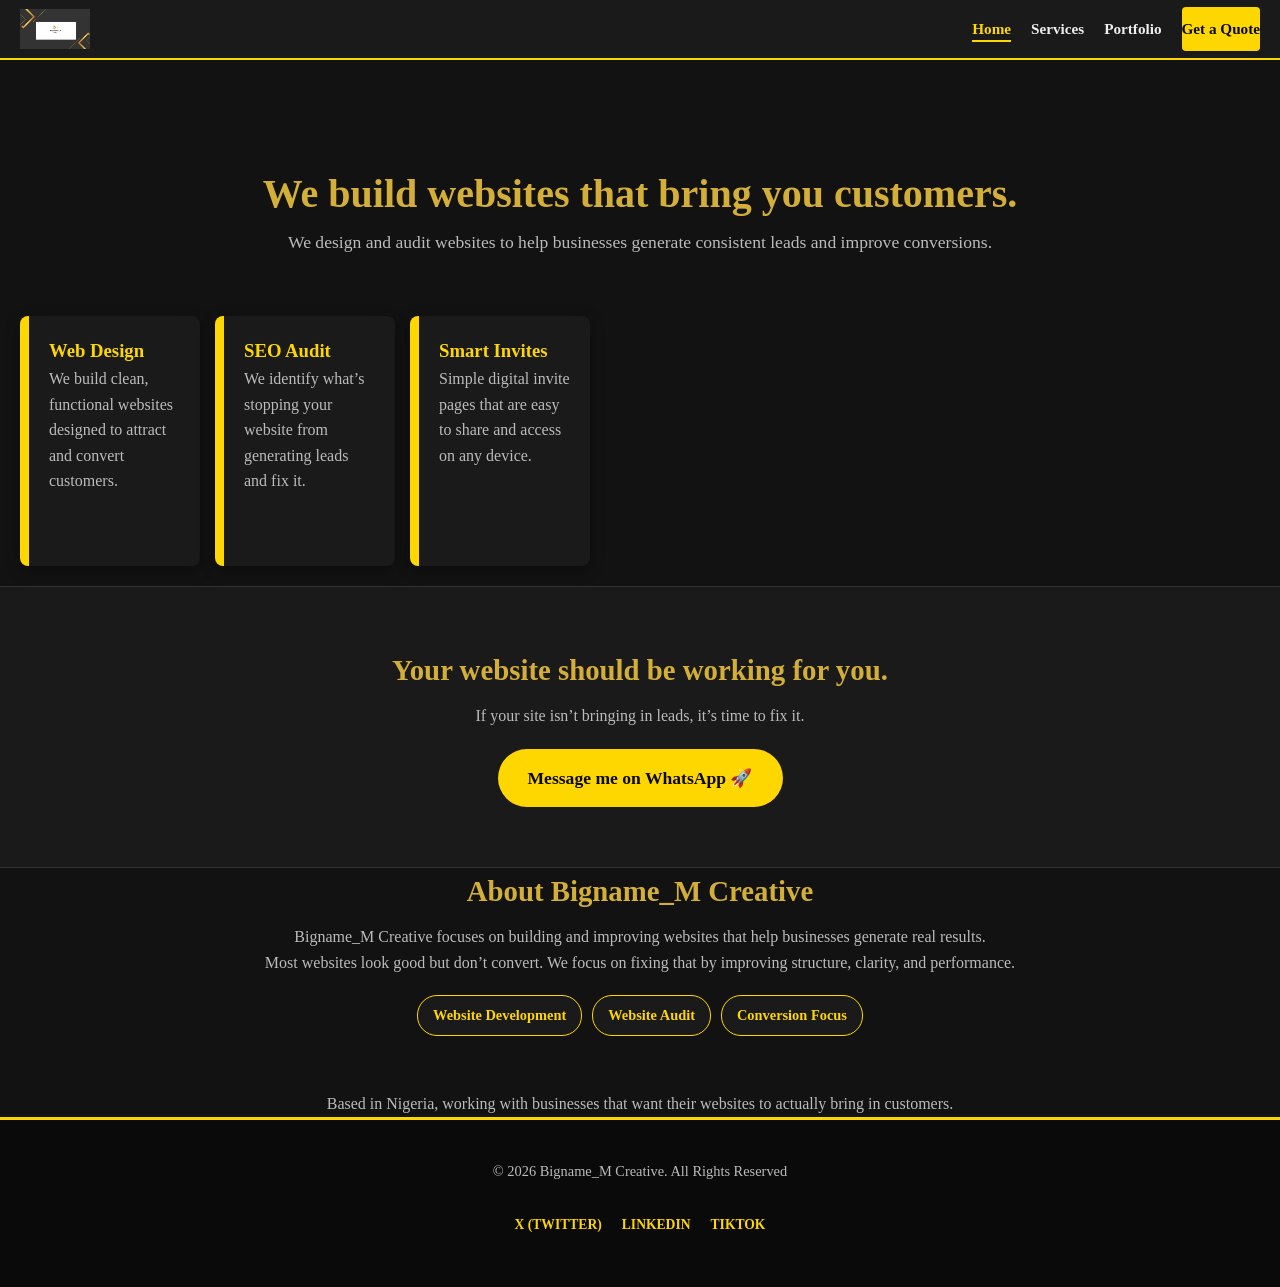
<file: index.html>
<!DOCTYPE html>
<html lang="en">
<head>
  <meta charset="UTF-8">
  <meta name="viewport" content="width=device-width, initial-scale=1.0">
  <title>Bigname_M Creative | Websites That Generate Leads</title>
  <meta name="description" content="We build and audit websites that help businesses generate leads and improve conversions.">
  <link rel="stylesheet" href="Big.css">
  <link rel="icon" type="image/png" href="imageslogo.png">
  <!-- Preload logo for faster render -->
<link rel="preload" href="imageslogo.png" as="image">

<!-- Canonical URL — add correct page URL per file -->
<link rel="canonical" href="https://gstgreatp.github.io/bigname_m.creative/">

  <script type="application/ld+json">
  {
    "@context": "https://schema.org",
    "@type": "ProfessionalService",
    "name": "Bigname_M Creative",
    "url": "https://gstgreatp.github.io/bigname_m.creative/",
    "logo": "https://gstgreatp.github.io/bigname_m.creative/imageslogo.png",
    "description": "We build and audit websites that help businesses generate leads."
    "sameAs": [
      "https://x.com/bigname_m",
      "https://www.tiktok.com/@bignamem2",
      "https://www.linkedin.com/in/osazee-uwubarmen-83956a272"
    ],
    "address": {
      "@type": "PostalAddress",
      "addressCountry": "NG"
    }
  }
  </script>
</head>
<body>

  <!-- ===== NAVIGATION ===== -->
  <nav class="navbar" aria-label="Main Navigation Menu">
    <div class="logo">
      <a href="index.html" aria-label="Go to Home Page">
        <img src="imageslogo.png" alt="Bigname_M Creative Official Logo" width="160" height="40" style="height: 40px; width: auto;">
      </a>
    </div>

    <button class="hamburger" aria-label="Toggle Navigation Menu" aria-expanded="false">
      <span></span>
      <span></span>
      <span></span>
    </button>

    <ul class="nav-links">
      <li><a href="index.html" class="active">Home</a></li>
      <li><a href="Bigservice.html">Services</a></li>
      <li><a href="Bigport.html">Portfolio</a></li>
      <li><a href="Bigcont.html" class="nav-btn">Get a Quote</a></li>
    </ul>
  </nav>

  <!-- ===== HERO ===== -->
  <section class="hero-section">
    <h1>We build websites that bring you customers.</h1>
<p>We design and audit websites to help businesses generate consistent leads and improve conversions.</p>
  </section>

  <!-- ===== SERVICE CARDS ===== -->
  <div class="card-container">
    <div class="card">
      <h3>Web Design</h3>
      <p>We build clean, functional websites designed to attract and convert customers.</p>
    </div>
    <div class="card">
      <h3>SEO Audit</h3>
      <p>We identify what’s stopping your website from generating leads and fix it.</p>
    </div>
    <div class="card">
      <h3>Smart Invites</h3>
      <p>Simple digital invite pages that are easy to share and access on any device.</p>
    </div>
  </div>

  <!-- ===== CTA SECTION ===== -->
  <section class="cta-section">
    <h2>Your website should be working for you.</h2>
<p>If your site isn’t bringing in leads, it’s time to fix it.</p>
    <a href="#" class="whatsapp-btn" aria-label="Chat with Bigname_M on WhatsApp" onclick="handleWhatsApp(event)">
      Message me on WhatsApp 🚀
    </a>
  </section>

  <!-- ===== ABOUT SECTION ===== -->
 <h2>About Bigname_M Creative</h2>

<p>Bigname_M Creative focuses on building and improving websites that help businesses generate real results.</p>

<p>Most websites look good but don’t convert. We focus on fixing that by improving structure, clarity, and performance.</p>

<div class="skills-container">
  <span class="skill-tag">Website Development</span>
  <span class="skill-tag">Website Audit</span>
  <span class="skill-tag">Conversion Focus</span>
</div>

<p>Based in Nigeria, working with businesses that want their websites to actually bring in customers.</p>

  <!-- ===== FOOTER ===== -->
  <footer>
    <p>© 2026 Bigname_M Creative. All Rights Reserved</p>
    <div class="social-links">
      <a href="https://x.com/bigname_m" target="_blank" rel="noopener">X (Twitter)</a>
      <a href="https://www.linkedin.com/in/osazee-uwubarmen-83956a272" target="_blank" rel="noopener">LinkedIn</a>
      <a href="https://www.tiktok.com/@bignamem2" target="_blank" rel="noopener">TikTok</a>
    </div>
  </footer>

  <script>
    // ===== WHATSAPP CTA =====
    function handleWhatsApp(e) {
      e.preventDefault();
      const phone   = "2347025761523";
      const message = "Hello, I’d like to discuss improving my website or building a new one.";
      window.location.href = "https://wa.me/" + phone + "?text=" + encodeURIComponent(message);
    }

    // ===== HAMBURGER MENU =====
    const hamburger = document.querySelector('.hamburger');
    const navLinks  = document.querySelector('.nav-links');

    hamburger.addEventListener('click', () => {
      const isOpen = navLinks.classList.toggle('open');
      hamburger.classList.toggle('active');
      hamburger.setAttribute('aria-expanded', isOpen);
    });

    navLinks.querySelectorAll('a').forEach(link => {
      link.addEventListener('click', () => {
        hamburger.classList.remove('active');
        navLinks.classList.remove('open');
        hamburger.setAttribute('aria-expanded', 'false');
      });
    });
  </script>

</body>
</html>
</file>
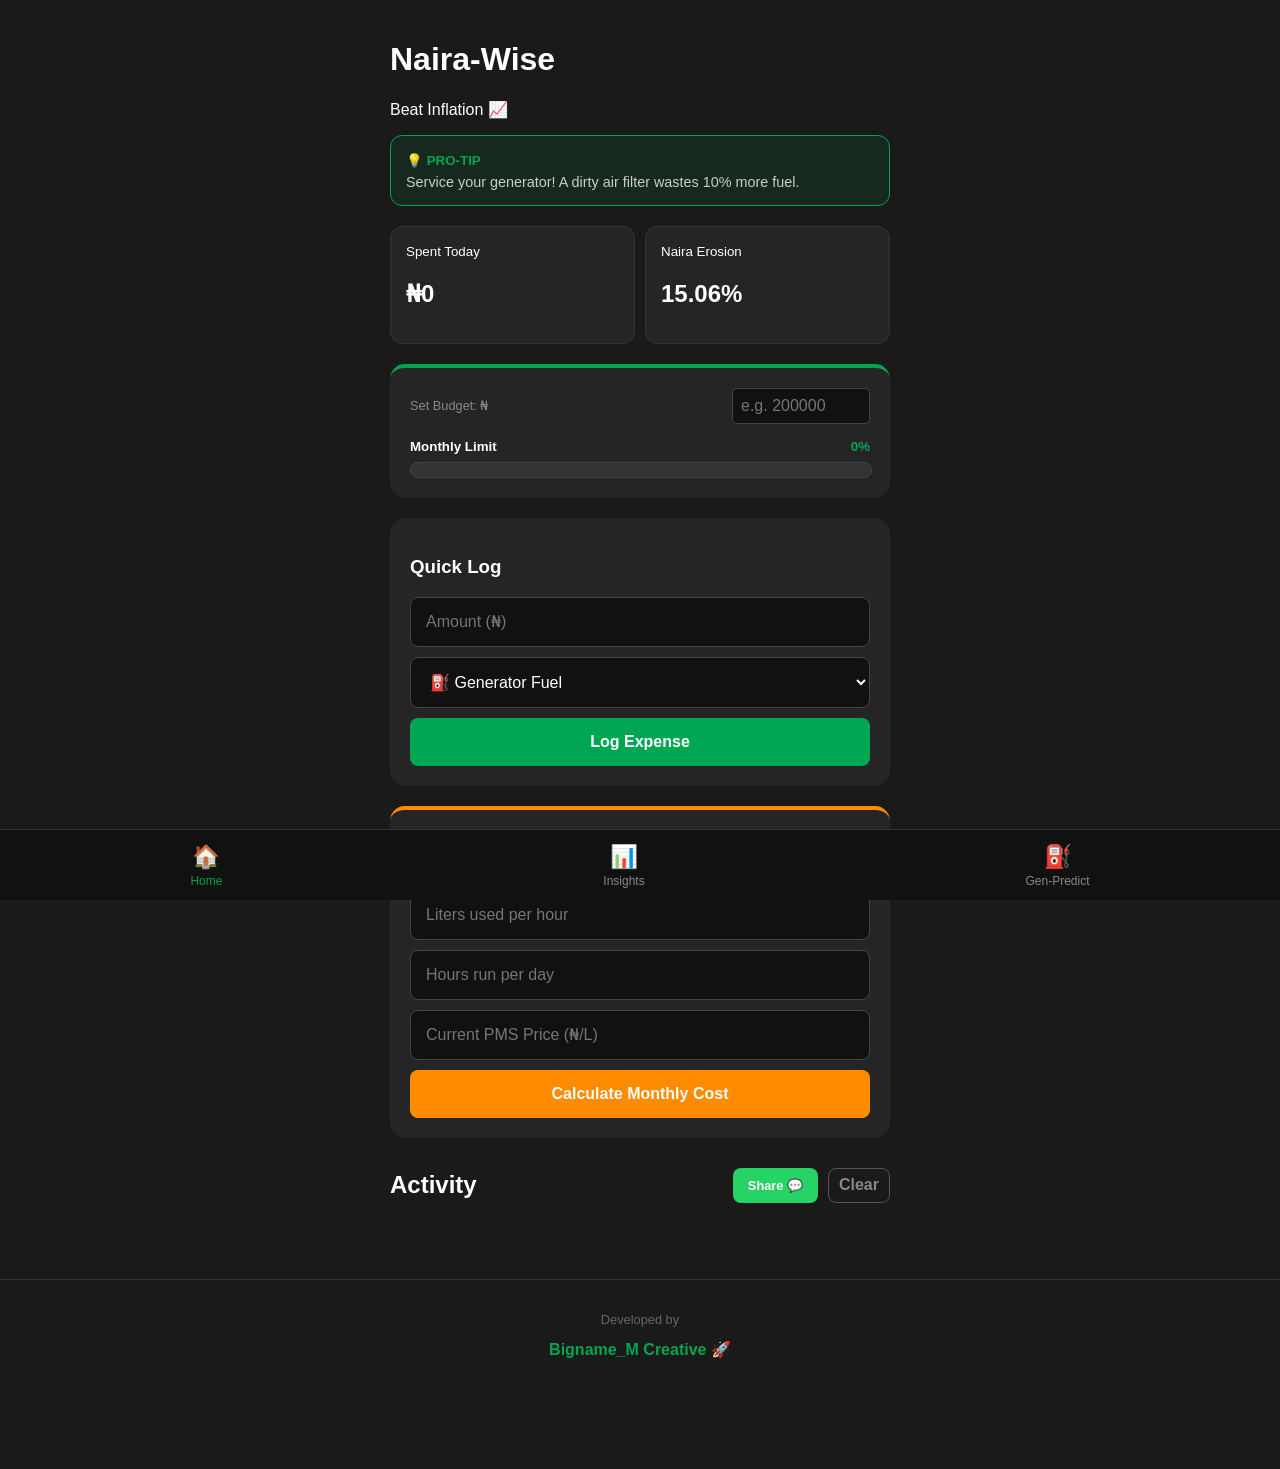
<file: Naira-wise/index.html>
<!DOCTYPE html>
<html lang="en">
<head>
    <meta charset="UTF-8">
    <meta name="viewport" content="width=device-width, initial-scale=1.0">
    <title>Naira-Wise | Anti-Inflation Tracker</title>
    
    <link rel="manifest" href="manifest.json">
    <link rel="apple-touch-icon" href="icon.png">
    <meta name="mobile-web-app-capable" content="yes">
    <meta name="apple-mobile-web-app-status-bar-style" content="black-translucent">
    <meta name="theme-color" content="#00A651">

    <link rel="stylesheet" href="style.css">
</head>
<body>

<main class="app-shell">
    <h1>Naira-Wise</h1>
    <p>Beat Inflation 📈</p>

    <div id="tip-container" style="background: rgba(0, 166, 81, 0.1); border: 1px solid var(--primary-green); padding: 15px; border-radius: 12px; margin-bottom: 20px;">
        <small style="color: var(--primary-green); font-weight: bold; text-transform: uppercase;">💡 Pro-Tip</small>
        <p id="daily-tip" style="margin: 5px 0 0 0; font-size: 0.9rem; color: #ccc;"></p>
    </div>

    <div class="stats-grid">
        <div class="stat-card">
            <small>Spent Today</small>
            <h2 id="today-total">₦0.00</h2>
        </div>
        <div class="stat-card">
            <small>Naira Erosion</small>
            <h2>15.06%</h2>
        </div>
    </div>

    <div class="log-section" style="border-top: 4px solid var(--primary-green); margin-bottom: 20px;">
        <div style="display: flex; justify-content: space-between; align-items: center; margin-bottom: 15px;">
            <span style="font-size: 0.8rem; color: #888;">Set Budget: ₦</span>
            <input type="number" id="budget-limit-input" placeholder="e.g. 200000" 
                   style="width: 120px; padding: 8px; margin: 0; background: #111; border: 1px solid #444; color: white; border-radius: 5px;">
        </div>
        
        <div style="display: flex; justify-content: space-between; margin-bottom: 8px;">
            <small style="font-weight: bold;">Monthly Limit</small>
            <small id="budget-percent" style="font-weight: bold; color: var(--primary-green);">0%</small>
        </div>

        <div style="width: 100%; background: #333; height: 14px; border-radius: 20px; overflow: hidden; border: 1px solid #444;">
            <div id="progress-fill" style="width: 0%; height: 100%; background: var(--primary-green); transition: width 0.6s ease-in-out;"></div>
        </div>
    </div>

    <section class="log-section">
        <h3>Quick Log</h3>
        <div class="input-group">
            <input type="number" id="amount" placeholder="Amount (₦)">
            <select id="category">
                <option value="Generator Fuel">⛽ Generator Fuel</option>
                <option value="Food">🍲 Food & Groceries</option>
                <option value="Data/Airtime">📱 Data & Airtime</option>
                <option value="Transport">🚕 Transport</option>
                <option value="Business Stock">📦 Business Stock</option>
            </select>
            <button id="add-btn">Log Expense</button>
        </div>
    </section>

    <section id="gen-section" class= "log-section" style="border-top: 4px solid #FF8C00;">
        <h3>⛽ Gen-Fuel Predictor</h3>
        <div class="input-group">
            <input type="number" id="gen-liters" placeholder="Liters used per hour" step="0.1">
            <input type="number" id="gen-hours" placeholder="Hours run per day">
            <input type="number" id="fuel-price" placeholder="Current PMS Price (₦/L)">
            <button id="calc-gen-btn" style="background: #FF8C00;">Calculate Monthly Cost</button>
        </div>
        <div id="gen-result"></div>
    </section>

<div style="display: flex; justify-content: space-between; align-items: center; margin-top: 30px; margin-bottom: 10px;">
    <h2 style="margin:0;">Activity</h2>
    <div style="display: flex; gap: 10px;">
        <a id="whatsapp-btn" target="_blank" style="background: #25D366; padding: 10px 15px; border-radius: 8px; color: white; text-decoration: none; display: inline-flex; align-items: center; font-size: 0.8rem; font-weight: bold; border: none; cursor: pointer;">
            Share 💬
        </a>
        <button onclick="clearData()" class="clear-btn" style="margin:0;">Clear</button>
    </div>
</div>

    <ul id="expense-list" style="padding:0; list-style:none;">
    </ul>
</main>

<footer style="text-align: center; margin-top: 40px; padding-bottom: 20px; border-top: 1px solid #333; padding-top: 20px;">
    <p style="font-size: 0.8rem; color: #666;">Developed by</p>
    <a href="#" style="color: var(--primary-green); text-decoration: none; font-weight: bold; font-size: 1rem;">
        Bigname_M Creative 🚀
    </a>
</footer>

<nav class="bottom-nav">
    <a href="#" class="nav-item active"><span>🏠</span>Home</a>
    <a href="javascript:void(0)" onclick="showInsights()" class="nav-item"><span>📊</span>Insights</a>

<a href="javascript:void(0)" onclick="showGenPredict()" class="nav-item"><span>⛽</span>Gen-Predict</a>
</nav>

<div id="insights-modal" style="display:none; position:fixed; top:0; left:0; width:100%; height:100%; background:rgba(0,0,0,0.9); z-index:2000; padding:20px; box-sizing:border-box;">
    <div style="background:#252525; padding:20px; border-radius:20px; border:1px solid var(--primary-green); margin-top:50px;">
        <div style="display:flex; justify-content:space-between; align-items:center;">
            <h2 style="margin:0;">Expense Insights</h2>
            <button onclick="closeInsights()" style="background:none; color:white; border:none; font-size:1.5rem;">×</button>
        </div>
        <hr style="border:0.5px solid #333; margin:15px 0;">
        <div id="insights-content"></div>
        <button onclick="closeInsights()" style="margin-top:20px;">Close</button>
    </div>
</div>

<script src="script.js"></script>
</body>
</html>
</file>
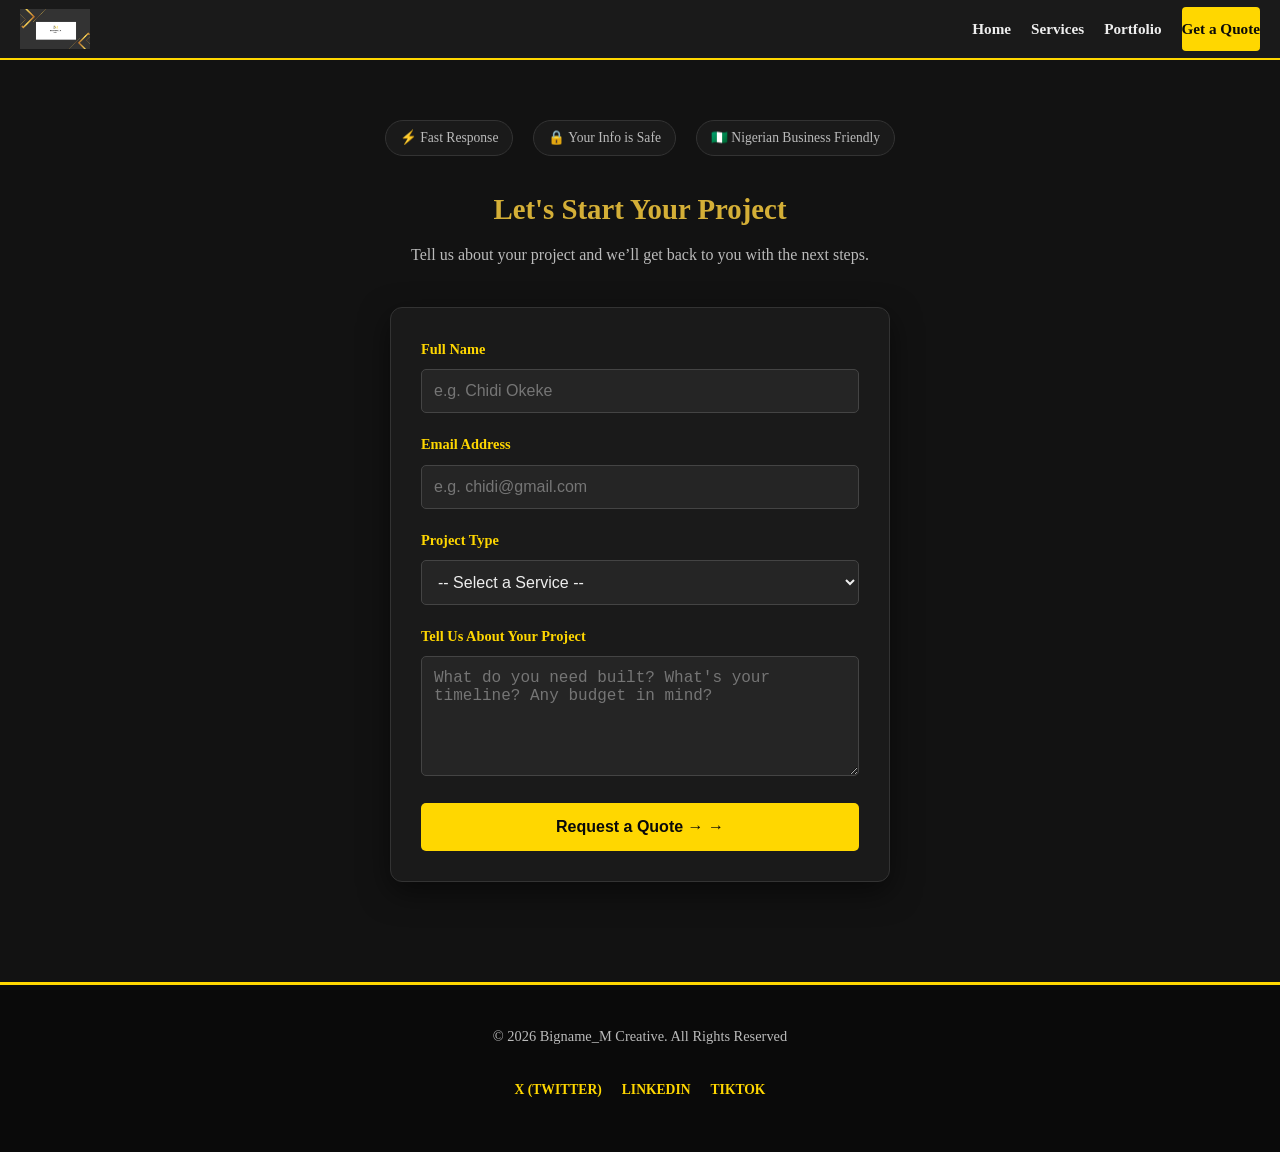
<file: Bigcont.html>
<!DOCTYPE html>
<html lang="en">
<head>
  <meta charset="UTF-8">
  <meta name="viewport" content="width=device-width, initial-scale=1.0">
  <title>Get a Free Quote | Bigname_M Creative</title>
  <meta name="description" content="Tell us about your project and get a custom quote from Bigname_M Creative. Web Design, SEO, and Digital Strategy for Nigerian businesses.">
  <link rel="stylesheet" href="Big.css">
  <link rel="icon" type="image/png" href="imageslogo.png">
  <!-- Preload logo for faster render -->
<link rel="preload" href="imageslogo.png" as="image">

<!-- Canonical URL — add correct page URL per file -->
<link rel="canonical" href="https://gstgreatp.github.io/bigname_m.creative/">
</head>
<body>

  <!-- ===== NAVIGATION ===== -->
  <nav class="navbar" aria-label="Main Navigation Menu">
    <div class="logo">
      <a href="index.html" aria-label="Go to Home Page">
        <img src="imageslogo.png" alt="Bigname_M Creative Official Logo" width="160" height="40" style="height: 40px; width: auto;">
      </a>
    </div>

    <!-- Hamburger button — shown on mobile only -->
    <button class="hamburger" aria-label="Toggle Navigation Menu" aria-expanded="false">
      <span></span>
      <span></span>
      <span></span>
    </button>

    <ul class="nav-links">
      <li><a href="index.html">Home</a></li>
      <li><a href="Bigservice.html">Services</a></li>
      <li><a href="Bigport.html">Portfolio</a></li>
      <li><a href="Bigcont.html" class="active nav-btn">Get a Quote</a></li>
    </ul>
  </nav>

  <!-- ===== CONTACT FORM SECTION ===== -->
  <section class="contact-page">

    <!-- Trust signals — builds confidence before form -->
    <div class="trust-strip">
      <span>⚡ Fast Response</span>
      <span>🔒 Your Info is Safe</span>
      <span>🇳🇬 Nigerian Business Friendly</span>
    </div>

    <h2>Let's Start Your Project</h2>
    <p>Tell us about your project and we’ll get back to you with the next steps.</p>

    <form action="https://formspree.io/f/mjgazerz" method="POST">

      <!-- Honeypot — bot trap, do not remove -->
      <input type="text" name="_gotcha" style="display:none" tabindex="-1" autocomplete="off">

      <div class="form-group">
        <label for="fullname">Full Name</label>
        <input type="text" id="fullname" name="name" placeholder="e.g. Chidi Okeke" required>
      </div>

      <div class="form-group">
        <label for="email">Email Address</label>
        <input type="email" id="email" name="email" placeholder="e.g. chidi@gmail.com" required>
      </div>

      <div class="form-group">
        <label for="project_type">Project Type</label>
        <select id="project_type" name="project_type">
          <option value="" disabled selected>-- Select a Service --</option>
          <option value="Web Design">Web Design</option>
          <option value="SEO Audit">SEO Audit</option>
          <option value="Smart Invites">Smart Invites</option>
          <option value="Other">Other / Not Sure Yet</option>
        </select>
      </div>

      <div class="form-group">
        <label for="message">Tell Us About Your Project</label>
        <textarea id="message" name="message" placeholder="What do you need built? What's your timeline? Any budget in mind?" required></textarea>
      </div>

       <button type="submit" class="submit-btn">Request a Quote → →</button>

    </form>
  </section>

  <!-- ===== FOOTER ===== -->
  <footer>
    <p>© 2026 Bigname_M Creative. All Rights Reserved</p>
    <div class="social-links">
      <a href="https://x.com/bigname_m" target="_blank" rel="noopener">X (Twitter)</a>
      <a href="https://www.linkedin.com/in/osazee-uwubarmen-83956a272" target="_blank" rel="noopener">LinkedIn</a>
      <a href="https://www.tiktok.com/@bignamem2" target="_blank" rel="noopener">TikTok</a>
    </div>
  </footer>

  <!-- ===== HAMBURGER SCRIPT ===== -->
  <script>
    const hamburger = document.querySelector('.hamburger');
    const navLinks  = document.querySelector('.nav-links');

    hamburger.addEventListener('click', () => {
      const isOpen = navLinks.classList.toggle('open');
      hamburger.classList.toggle('active');
      hamburger.setAttribute('aria-expanded', isOpen);
    });

    // Close menu when any nav link is tapped
    navLinks.querySelectorAll('a').forEach(link => {
      link.addEventListener('click', () => {
        hamburger.classList.remove('active');
        navLinks.classList.remove('open');
        hamburger.setAttribute('aria-expanded', 'false');
      });
    });
  </script>

</body>
</html>
</file>
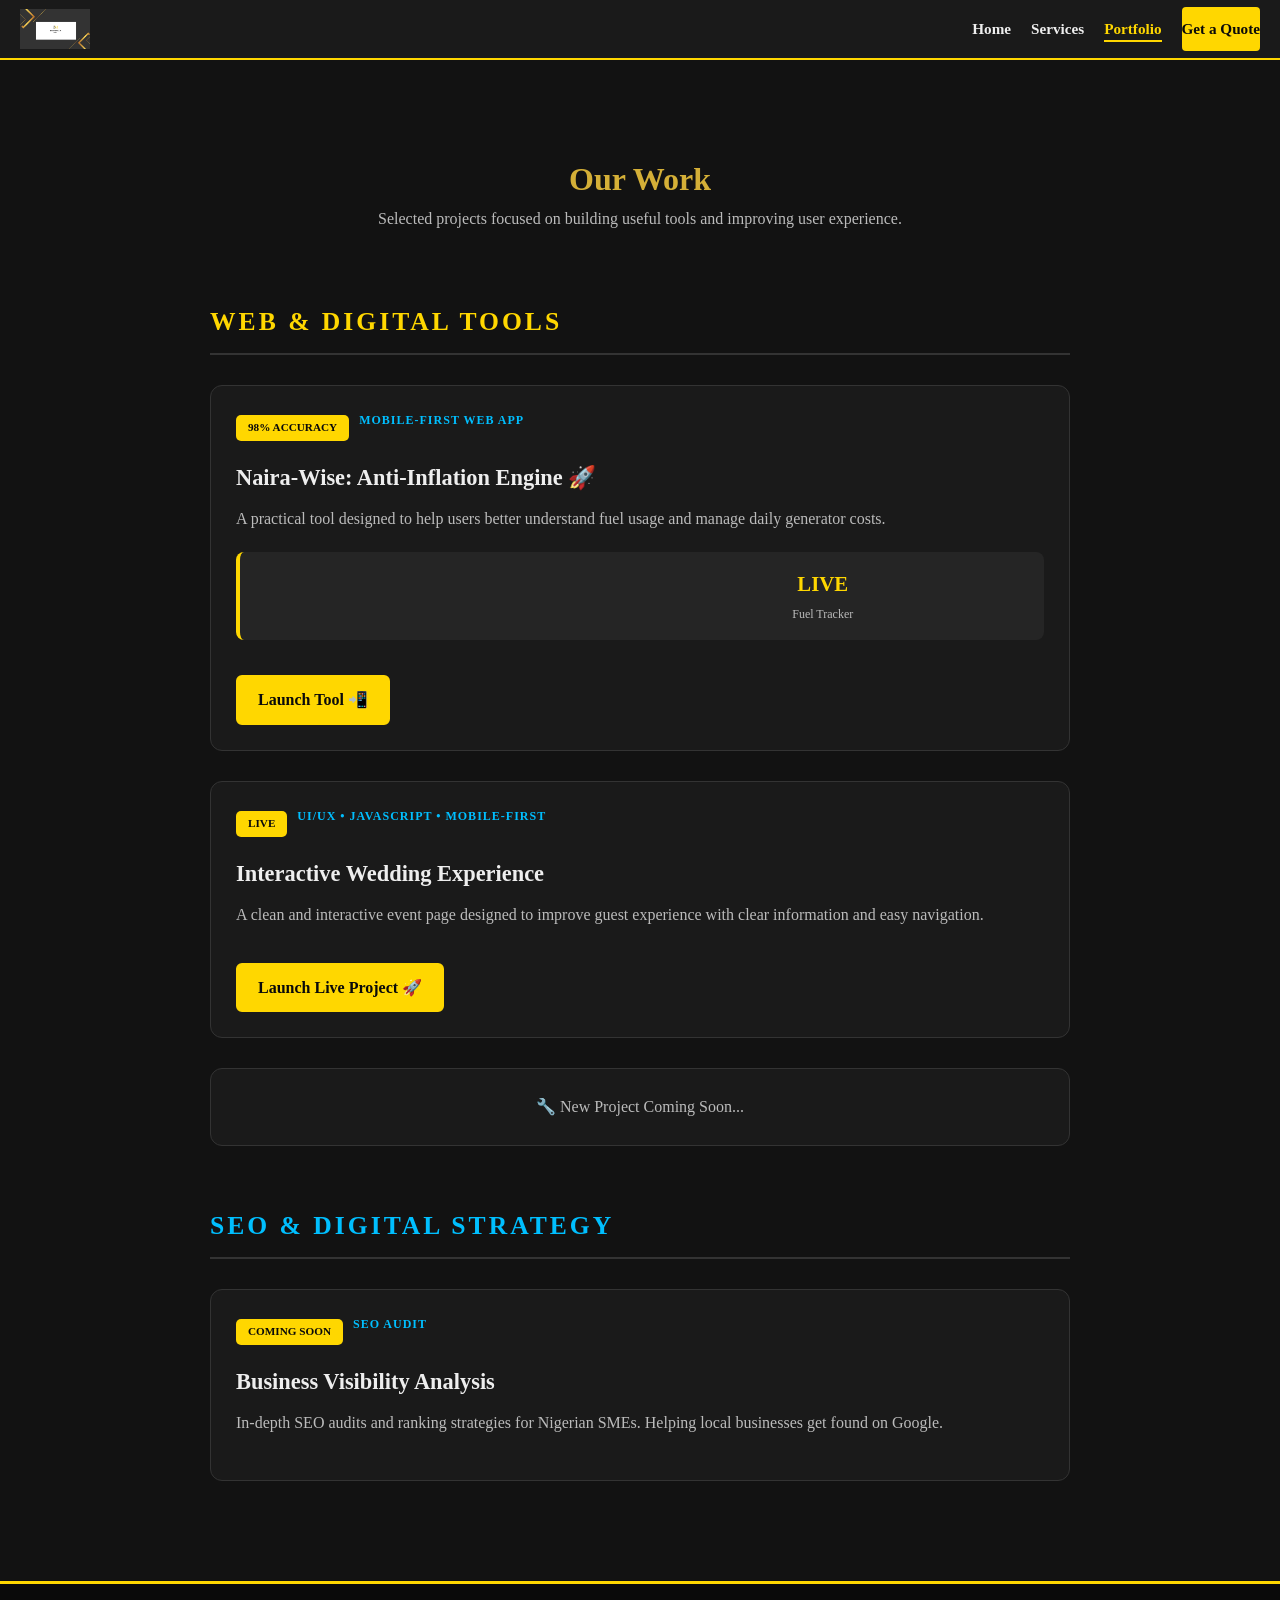
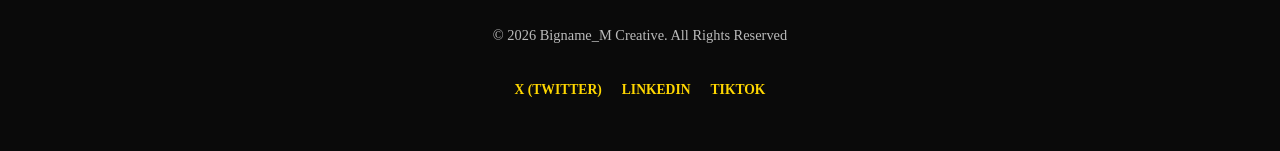
<file: Bigport.html>
<!DOCTYPE html>
<html lang="en">
<head>
  <meta charset="UTF-8">
  <meta name="viewport" content="width=device-width, initial-scale=1.0">
  <title>Portfolio | Bigname_M Creative</title>
  <meta name="description" content="Projects built by Bigname_M Creative — Web Design, Digital Tools, and SEO for the Nigerian market.">
  <link rel="stylesheet" href="Big.css">
  <link rel="icon" type="image/png" href="imageslogo.png">
  <!-- Preload logo for faster render -->
<link rel="preload" href="imageslogo.png" as="image">

<!-- Canonical URL — add correct page URL per file -->
<link rel="canonical" href="https://gstgreatp.github.io/bigname_m.creative/">
</head>
<body>

  <!-- ===== NAVIGATION ===== -->
  <nav class="navbar" aria-label="Main Navigation Menu">
    <div class="logo">
      <a href="index.html" aria-label="Go to Home Page">
        <img src="imageslogo.png" alt="Bigname_M Creative Official Logo" width="160" height="40" style="height: 40px; width: auto;">
      </a>
    </div>

    <!-- Hamburger button — shown on mobile only -->
    <button class="hamburger" aria-label="Toggle Navigation Menu" aria-expanded="false">
      <span></span>
      <span></span>
      <span></span>
    </button>

    <ul class="nav-links">
      <li><a href="index.html">Home</a></li>
      <li><a href="Bigservice.html">Services</a></li>
      <li><a href="Bigport.html" class="active">Portfolio</a></li>
      <li><a href="Bigcont.html" class="nav-btn">Get a Quote</a></li>
    </ul>
  </nav>

  <!-- ===== PAGE HEADER ===== -->
  <section class="page-header">
    <h1>Our Work</h1>
    <p>Selected projects focused on building useful tools and improving user experience.</p>
  </section>

  <!-- ===== PORTFOLIO CONTAINER ===== -->
  <div class="portfolio-container">

    <!-- ---- CATEGORY 1: WEB & DIGITAL TOOLS ---- -->
    <div class="category-block">
      <h2 class="category-title">Web & Digital Tools</h2>

      <!-- PROJECT 1: Naira-Wise -->
      <div class="project-card">
        <div class="project-card-top">
          <span class="status-badge">98% ACCURACY</span>
          <span class="project-tag">Mobile-First Web App</span>
        </div>

        <h3>Naira-Wise: Anti-Inflation Engine 🚀</h3>

         <p class="project-description">
A practical tool designed to help users better understand fuel usage and manage daily generator costs.
</p>

        <div class="impact-metrics">
          <div class="metric">
          </div>
          <div class="metric">
            <span class="metric-value">LIVE</span>
            <span class="metric-label">Fuel Tracker</span>
          </div>
        </div>

        <div class="project-links">
          <a href="naira.html" class="btn-live">Launch Tool 📲</a>
        </div>
      </div>

      <!-- PROJECT 2: Wedding Invite -->
      <div class="project-card">
        <div class="project-card-top">
          <span class="status-badge">LIVE</span>
          <span class="project-tag">UI/UX • JavaScript • Mobile-First</span>
        </div>

        <h3>Interactive Wedding Experience</h3>

        <p class="project-description">
A clean and interactive event page designed to improve guest experience with clear information and easy navigation.
</p>

        <div class="project-links">
          <a href="https://gstgreatp.github.io/abimbola-peter-wedding/" target="_blank" rel="noopener" class="btn-live">
            Launch Live Project 🚀
          </a>
        </div>
      </div>

      <!-- PROJECT 3: Coming Soon -->
      <div class="project-card project-card--empty">
        <p>🔧 New Project Coming Soon...</p>
      </div>

    </div><!-- end .category-block -->

    <!-- ---- CATEGORY 2: SEO & DIGITAL STRATEGY ---- -->
    <div class="category-block">
      <h2 class="category-title">SEO & Digital Strategy</h2>

      <div class="project-card">
        <div class="project-card-top">
          <span class="status-badge">COMING SOON</span>
          <span class="project-tag">SEO Audit</span>
        </div>

        <h3>Business Visibility Analysis</h3>

        <p class="project-description">
          In-depth SEO audits and ranking strategies for Nigerian SMEs.
          Helping local businesses get found on Google.
        </p>
      </div>

    </div><!-- end .category-block -->

  </div><!-- end .portfolio-container -->

  <!-- ===== FOOTER ===== -->
  <footer>
    <p>© 2026 Bigname_M Creative. All Rights Reserved</p>
    <div class="social-links">
      <a href="https://x.com/bigname_m" target="_blank" rel="noopener">X (Twitter)</a>
      <a href="https://www.linkedin.com/in/osazee-uwubarmen-83956a272" target="_blank" rel="noopener">LinkedIn</a>
      <a href="https://www.tiktok.com/@bignamem2" target="_blank" rel="noopener">TikTok</a>
    </div>
  </footer>

  <!-- ===== HAMBURGER SCRIPT ===== -->
  <script>
    const hamburger = document.querySelector('.hamburger');
    const navLinks  = document.querySelector('.nav-links');

    hamburger.addEventListener('click', () => {
      const isOpen = navLinks.classList.toggle('open');
      hamburger.classList.toggle('active');
      hamburger.setAttribute('aria-expanded', isOpen);
    });

    // Close menu when any nav link is tapped
    navLinks.querySelectorAll('a').forEach(link => {
      link.addEventListener('click', () => {
        hamburger.classList.remove('active');
        navLinks.classList.remove('open');
        hamburger.setAttribute('aria-expanded', 'false');
      });
    });
  </script>

</body>
</html>
</file>
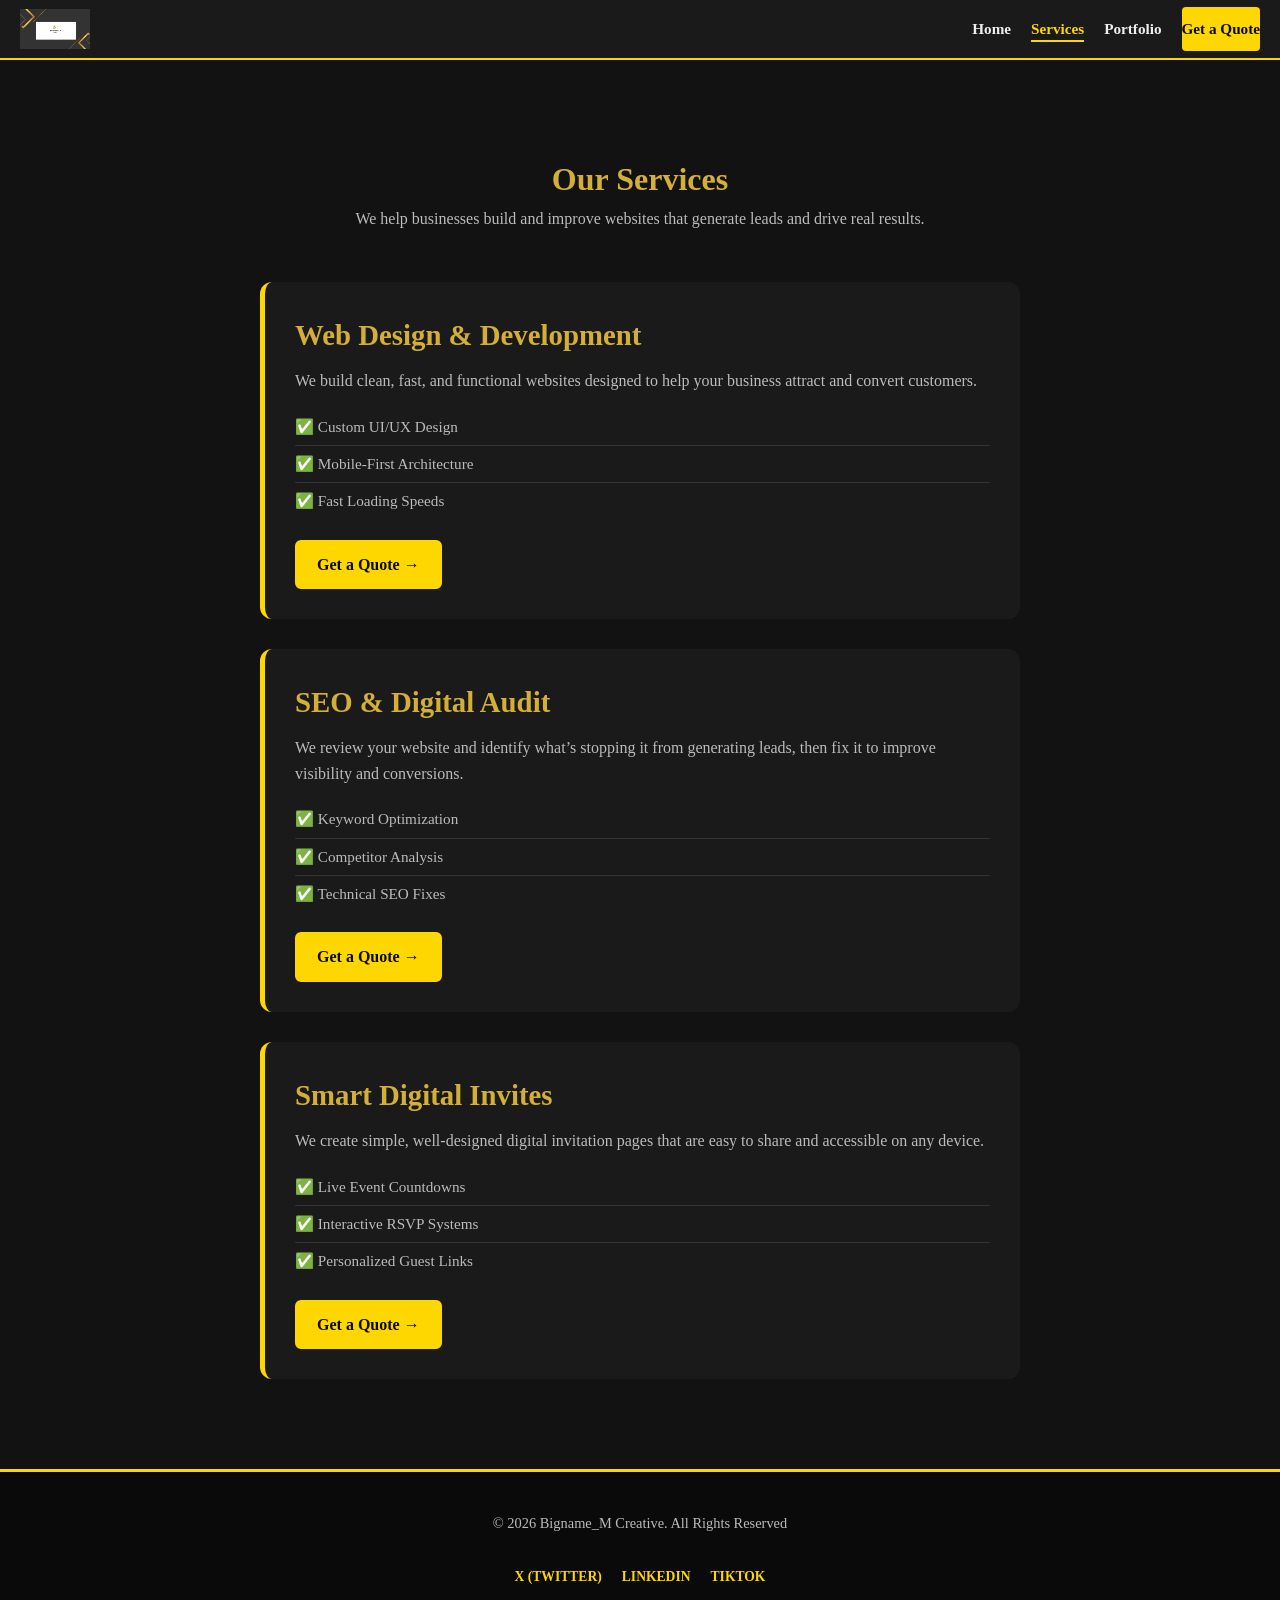
<file: Bigservice.html>
<!DOCTYPE html>
<html lang="en">
<head>
  <meta charset="UTF-8">
  <meta name="viewport" content="width=device-width, initial-scale=1.0">
  <title>Our Services | Bigname_M Creative</title>
  <meta name="description" content="Web Design, SEO Audits, and Smart Digital Invites by Bigname_M Creative — built for Nigerian businesses.">
  <link rel="stylesheet" href="Big.css">
  <link rel="icon" type="image/png" href="imageslogo.png">
  <!-- Preload logo for faster render -->
<link rel="preload" href="imageslogo.png" as="image">

<!-- Canonical URL — add correct page URL per file -->
<link rel="canonical" href="https://gstgreatp.github.io/bigname_m.creative/">
</head>
<body>

  <!-- ===== NAVIGATION ===== -->
  <nav class="navbar" aria-label="Main Navigation Menu">
    <div class="logo">
      <a href="index.html" aria-label="Go to Home Page">
        <img src="imageslogo.png" alt="Bigname_M Creative Official Logo" width="160" height="40" style="height: 40px; width: auto;">
      </a>
    </div>

    <button class="hamburger" aria-label="Toggle Navigation Menu" aria-expanded="false">
      <span></span>
      <span></span>
      <span></span>
    </button>

    <ul class="nav-links">
      <li><a href="index.html">Home</a></li>
      <li><a href="Bigservice.html" class="active">Services</a></li>
      <li><a href="Bigport.html">Portfolio</a></li>
      <li><a href="Bigcont.html" class="nav-btn">Get a Quote</a></li>
    </ul>
  </nav>

  <!-- ===== PAGE HEADER ===== -->
  <section class="page-header">
    <h1>Our Services</h1>
    <p>We help businesses build and improve websites that generate leads and drive real results.</p>
  </section>

  <!-- ===== SERVICES ===== -->
  <section class="services-detail">

    <div class="service-block">
      <h2>Web Design & Development</h2>
      <p>We build clean, fast, and functional websites designed to help your business attract and convert customers.</p>
      <ul class="benefit-list">
        <li>✅ Custom UI/UX Design</li>
        <li>✅ Mobile-First Architecture</li>
        <li>✅ Fast Loading Speeds</li>
      </ul>
      <a href="Bigcont.html" class="btn-live" style="margin-top: 20px;">Get a Quote →</a>
    </div>

    <div class="service-block">
      <h2>SEO & Digital Audit</h2>
      <p>We review your website and identify what’s stopping it from generating leads, then fix it to improve visibility and conversions.</p>
      <ul class="benefit-list">
        <li>✅ Keyword Optimization</li>
        <li>✅ Competitor Analysis</li>
        <li>✅ Technical SEO Fixes</li>
      </ul>
      <a href="Bigcont.html" class="btn-live" style="margin-top: 20px;">Get a Quote →</a>
    </div>

    <div class="service-block">
      <h2>Smart Digital Invites</h2>
      <p>We create simple, well-designed digital invitation pages that are easy to share and accessible on any device.</p>
      <ul class="benefit-list">
        <li>✅ Live Event Countdowns</li>
        <li>✅ Interactive RSVP Systems</li>
        <li>✅ Personalized Guest Links</li>
      </ul>
      <a href="Bigcont.html" class="btn-live" style="margin-top: 20px;">Get a Quote →</a>
    </div>

  </section>

  <!-- ===== FOOTER ===== -->
  <footer>
    <p>© 2026 Bigname_M Creative. All Rights Reserved</p>
    <div class="social-links">
      <a href="https://x.com/bigname_m" target="_blank" rel="noopener">X (Twitter)</a>
      <a href="https://www.linkedin.com/in/osazee-uwubarmen-83956a272" target="_blank" rel="noopener">LinkedIn</a>
      <a href="https://www.tiktok.com/@bignamem2" target="_blank" rel="noopener">TikTok</a>
    </div>
  </footer>

  <!-- ===== HAMBURGER SCRIPT ===== -->
  <script>
    const hamburger = document.querySelector('.hamburger');
    const navLinks  = document.querySelector('.nav-links');

    hamburger.addEventListener('click', () => {
      const isOpen = navLinks.classList.toggle('open');
      hamburger.classList.toggle('active');
      hamburger.setAttribute('aria-expanded', isOpen);
    });

    navLinks.querySelectorAll('a').forEach(link => {
      link.addEventListener('click', () => {
        hamburger.classList.remove('active');
        navLinks.classList.remove('open');
        hamburger.setAttribute('aria-expanded', 'false');
      });
    });
  </script>

</body>
</html>
</file>
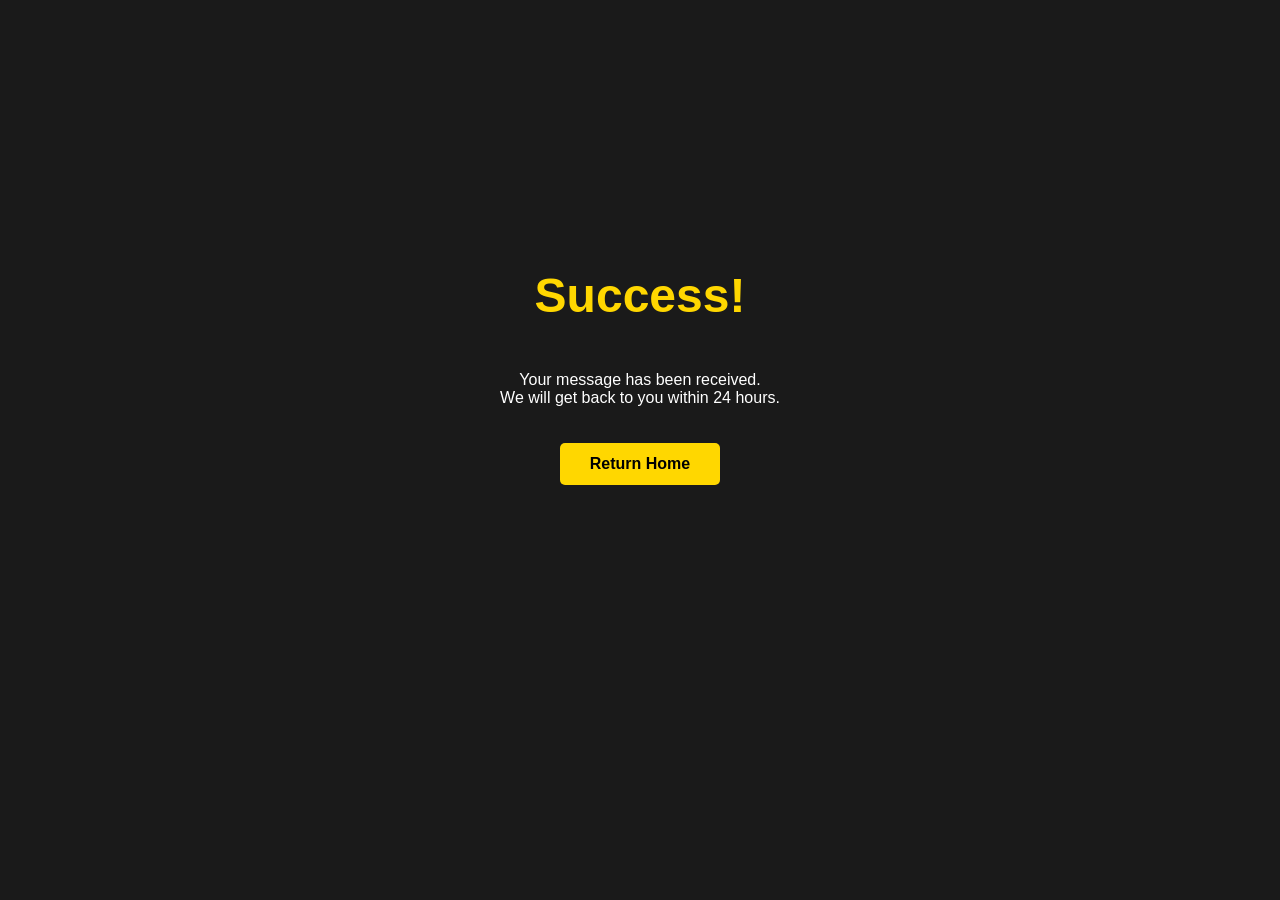
<file: thank-you.html>
<!DOCTYPE html>
<html lang="en">
<head>
    <meta charset="UTF-8">
    <meta name="viewport" content="width=device-width, initial-scale=1.0">
    <title>Thank You | Bigname_M Creative</title>
    <link rel="stylesheet" href="style.css">
    <style>
        .thank-you-container {
            display: flex;
            flex-direction: column;
            align-items: center;
            justify-content: center;
            height: 80vh;
            text-align: center;
            color: white;
        }
        .thank-you-container h1 { color: #ffd700; font-size: 3rem; }
        .back-btn {
            margin-top: 20px;
            padding: 12px 30px;
            background: #ffd700;
            color: black;
            text-decoration: none;
            border-radius: 5px;
            font-weight: bold;
        }
    </style>
</head>
<body>
    <div class="thank-you-container">
        <h1>Success!</h1>
        <p>Your message has been received. <br> We will get back to you within 24 hours.</p>
        <a href="index.html" class="back-btn">Return Home</a>
    </div>
</body>
</html>
</file>
<file: Big.css>
/* ============================================================
   Big.css — Bigname_M Creative | Master Stylesheet
   Brand: Gold & Dark
   Author: Bigname_M Creative
   Last Updated: 2026
   ============================================================

   REQUIREMENT 1 — META VIEWPORT TAG
   Add this exact tag inside <head> on EVERY HTML page.
   Without it, mobile browsers zoom out and shrink your site:

   <meta name="viewport" content="width=device-width, initial-scale=1.0">

   ============================================================ */

/* --- 1. BRAND TOKENS (Single Source of Truth) --- */
:root {
  --gold:          #ffd700;
  --gold-deep:     #d4af37;
  --gold-hover:    #ffffff;
  --dark-bg:       #121212;
  --card-bg:       #1a1a1a;
  --input-bg:      #252525;
  --text-light:    #eeeeee;
  --text-muted:    #bbbbbb; /* Updated: passes WCAG AA contrast on dark bg */
  --border:        #333333;
  --border-light:  #444444;
  --sky-blue:      #00bfff;
  --black:         #0a0a0a;
  --danger:        #e74c3c;
  --nav-height:    60px;
}

/* --- 2. RESET & BASE --- */
*, *::before, *::after {
  box-sizing: border-box;
  margin: 0;
  padding: 0;
}

html {
  scroll-behavior: smooth;
  /* REQUIREMENT 2 — Fluid base: no fixed widths at root level */
  width: 100%;
}

body {
  font-family: 'Georgia', serif;
  line-height: 1.6;
  background-color: var(--dark-bg);
  color: var(--text-light);
  text-align: center;
  animation: fadeIn 0.8s ease-in;
  /* REQUIREMENT 4 — Overflow Prevention: stops side-scrolling on Android */
  overflow-x: hidden;
  width: 100%;
  max-width: 100%;
}

@keyframes fadeIn {
  from { opacity: 0; transform: translateY(8px); }
  to   { opacity: 1; transform: translateY(0); }
}

/* REQUIREMENT 4 — All images are fluid. Never overflow their container */
img {
  max-width: 100%;
  height: auto;
  display: block;
}

/* REQUIREMENT 2 — Fluid container utility class.
   Use class="container" on any section wrapper */
.container {
  width: 100%;
  max-width: 960px;
  margin: 0 auto;
  padding: 0 20px;
}

a {
  color: inherit;
  text-decoration: none;
}

/* --- 3. TYPOGRAPHY --- */
h1 {
  margin-top: 50px;
  font-size: 2.2rem;
  color: var(--gold-deep);
  margin-bottom: 5px;
  line-height: 1.2;
}

h2 {
  color: var(--gold-deep);
  font-size: 1.8rem;
  margin-bottom: 10px;
}

h3 {
  color: var(--gold);
  margin-top: 0;
}

p {
  color: var(--text-muted);
  font-size: 1rem;
}

strong {
  color: var(--gold);
}

header p {
  color: var(--text-muted);
  font-size: 1.1rem;
  font-weight: 300;
  letter-spacing: 1px;
  margin-top: 0;
}

/* --- 4. NAVIGATION --- */
/* REQUIREMENT 3 — Header Fix: sticky nav, never hidden, always visible */
.navbar {
  display: flex;
  justify-content: space-between;
  align-items: center;
  padding: 0 20px;
  height: var(--nav-height);
  /* Fluid: no fixed width — stretches to 100% of any screen */
  width: 100%;
  background: var(--card-bg);
  position: sticky;
  top: 0;
  z-index: 1000;
  border-bottom: 2px solid var(--gold);
}

.logo a {
  display: flex;
  align-items: center;
}

/* Desktop Nav Links — horizontal row */
.nav-links {
  display: flex;
  list-style: none;
  gap: 20px;
  align-items: center;
}

.nav-links a {
  color: var(--text-light);
  font-size: 0.95rem;
  font-weight: bold;
  transition: color 0.3s;
  padding: 5px 0;
}

.nav-links a:hover,
.nav-links a.active {
  color: var(--gold);
}

.nav-links a.active {
  border-bottom: 2px solid var(--gold);
  padding-bottom: 3px;
}

/* CTA Nav Button */
/* REQUIREMENT 5 — 'Get a Quote' minimum 44px tap target */
.nav-btn {
  background: var(--gold);
  color: var(--black) !important;
  padding: 8px 16px;
  border-radius: 4px;
  font-weight: bold;
  min-height: 44px;
  display: inline-flex;
  align-items: center;
}

.nav-btn:hover {
  background: var(--gold-hover);
  color: var(--black) !important;
}

/* REQUIREMENT 3 — Hamburger: hidden on desktop, shown on mobile */
.hamburger {
  display: none;
  flex-direction: column;
  gap: 5px;
  cursor: pointer;
  background: none;
  border: none;
  padding: 8px;
  /* Minimum tap target — thumb-friendly */
  min-width: 44px;
  min-height: 44px;
  justify-content: center;
  align-items: center;
}

.hamburger span {
  display: block;
  width: 25px;
  height: 2px;
  background: var(--gold);
  border-radius: 2px;
  transition: all 0.3s ease;
}

/* Hamburger animates into X when menu is open */
.hamburger.active span:nth-child(1) {
  transform: translateY(7px) rotate(45deg);
}
.hamburger.active span:nth-child(2) {
  opacity: 0;
}
.hamburger.active span:nth-child(3) {
  transform: translateY(-7px) rotate(-45deg);
}

/* --- 5. HOME — HERO SECTION --- */
.hero-section {
  padding: 60px 20px 40px;
  background: var(--dark-bg);
}

.hero-section h1 {
  font-size: 2.5rem;
  color: var(--gold-deep);
}

.hero-section p {
  font-size: 1.1rem;
  color: var(--text-muted);
  margin-top: 10px;
}

/* --- 6. HOME — SERVICE CARDS --- */
.card-container {
  display: flex;
  justify-content: flex-start;
  gap: 15px;
  padding: 20px;
  flex-wrap: nowrap;
  overflow-x: auto;
  min-height: 250px;
  box-sizing: border-box;
  /* Mobile momentum scroll */
  -webkit-overflow-scrolling: touch;
  scrollbar-width: none;
}

.card-container::-webkit-scrollbar {
  display: none;
}

.card {
  background: var(--card-bg);
  border-left: 9px solid var(--gold);
  padding: 20px;
  width: 180px;
  min-width: 180px;
  text-align: left;
  box-shadow: 0 4px 15px rgba(0, 0, 0, 0.3);
  border-radius: 8px;
  min-height: 250px;
  display: flex;
  flex-direction: column;
  box-sizing: border-box;
  color: var(--text-light);
}

/* --- 7. ABOUT SECTION --- */
.about-section {
  padding: 40px 20px;
  background-color: var(--dark-bg);
}

.about-section h2 {
  color: var(--gold-deep);
}

.skills-container {
  display: flex;
  justify-content: center;
  gap: 10px;
  flex-wrap: wrap;
  margin: 20px 0 55px 0;
}

.skill-tag {
  background: var(--card-bg);
  color: var(--gold);
  padding: 8px 15px;
  border-radius: 20px;
  font-size: 0.9rem;
  font-weight: bold;
  border: 1px solid var(--gold);
}

/* --- 8. CONTACT / QUOTE FORM --- */
.contact-page {
  padding: 60px 20px;
  background: var(--dark-bg);
  text-align: center;
  color: var(--text-light);
}

.contact-page h2 {
  color: var(--gold-deep);
}

/* Trust strip above the form */
.trust-strip {
  display: flex;
  justify-content: center;
  gap: 20px;
  flex-wrap: wrap;
  margin-bottom: 30px;
  font-size: 0.85rem;
  color: var(--text-muted);
}

.trust-strip span {
  background: var(--card-bg);
  border: 1px solid var(--border);
  padding: 6px 14px;
  border-radius: 20px;
}

/* Form wrapper — fixes the missing .quote-form issue */
.contact-page form,
.quote-form {
  max-width: 500px;
  margin: 40px auto;
  background: var(--card-bg);
  padding: 30px;
  border-radius: 12px;
  text-align: left;
  border: 1px solid var(--border);
  box-shadow: 0 10px 30px rgba(0, 0, 0, 0.5);
}

.form-group {
  margin-bottom: 20px;
}

.form-group label {
  display: block;
  color: var(--gold);
  margin-bottom: 8px;
  font-size: 0.9rem;
  font-weight: bold;
}

.form-group input,
.form-group select,
.form-group textarea {
  width: 100%;
  padding: 12px;
  background: var(--input-bg);
  border: 1px solid var(--border-light);
  color: var(--text-light);
  border-radius: 5px;
  box-sizing: border-box;
  font-size: 1rem;
  /* Smooth transition for focus */
  transition: border-color 0.3s, outline 0.3s;
}

.form-group textarea {
  min-height: 120px;
  resize: vertical;
}

/* Fixed: Added focus states — missing from original */
.form-group input:focus,
.form-group select:focus,
.form-group textarea:focus {
  outline: 2px solid var(--gold);
  border-color: var(--gold);
  background: #2c2c2c;
}

.submit-btn {
  width: 100%;
  padding: 15px;
  background: var(--gold);
  color: var(--black);
  border: none;
  font-weight: bold;
  font-size: 1rem;
  border-radius: 5px;
  cursor: pointer;
  transition: background 0.3s, transform 0.2s;
  /* Minimum tap target */
  min-height: 44px;
}

.submit-btn:hover {
  background: var(--gold-hover);
  transform: scale(1.02);
}

.submit-btn:active {
  transform: scale(0.98);
}

/* --- 9. WHATSAPP CTA BUTTON --- */
.whatsapp-btn {
  display: inline-block;
  background-color: var(--gold);
  color: var(--black);
  padding: 15px 30px;
  border-radius: 50px;
  text-decoration: none;
  font-weight: bold;
  font-size: 1.1rem;
  margin-top: 20px;
  transition: background 0.3s, transform 0.3s;
  /* Minimum tap target */
  min-height: 44px;
  display: inline-flex;
  align-items: center;
  justify-content: center;
}

.whatsapp-btn:hover {
  background-color: var(--gold-hover);
  transform: scale(1.05);
}

/* --- 10. FOOTER --- */
footer {
  background-color: var(--black);
  color: var(--text-light);
  padding: 40px 20px;
  text-align: center;
  border-top: 3px solid var(--gold);
}

footer p {
  color: var(--text-muted);
  font-size: 0.9rem;
}

.social-links {
  display: flex;
  justify-content: center;
  gap: 20px;
  margin-top: 20px;
  flex-wrap: wrap;
}

.social-links a {
  color: var(--gold);
  text-decoration: none;
  font-size: 0.85rem;
  font-weight: bold;
  text-transform: uppercase;
  transition: color 0.3s;
  /* Minimum tap target */
  min-height: 44px;
  display: inline-flex;
  align-items: center;
}

.social-links a:hover {
  color: var(--gold-hover);
}

/* --- 11. SERVICES PAGE --- */
.services-detail {
  padding: 20px 20px 60px;
  max-width: 800px;
  margin: 0 auto;
  text-align: left;
}

.service-block {
  background: var(--card-bg);
  border-left: 5px solid var(--gold);
  padding: 30px;
  margin-bottom: 30px;
  border-radius: 12px;
  text-align: left;
}

.status-badge,
.status-ribbon {
  background: var(--gold);
  color: var(--black);
  padding: 4px 12px;
  border-radius: 5px;
  font-size: 0.7rem;
  font-weight: bold;
}

/* Benefit list inside service blocks */
.benefit-list {
  list-style: none;
  padding: 0;
  margin: 15px 0 0 0;
}

.benefit-list li {
  color: var(--text-muted);
  padding: 6px 0;
  font-size: 0.95rem;
  border-bottom: 1px solid var(--border);
}

.benefit-list li:last-child {
  border-bottom: none;
}

/* CTA section on homepage */
.cta-section {
  padding: 60px 20px;
  background: var(--card-bg);
  text-align: center;
  border-top: 1px solid var(--border);
  border-bottom: 1px solid var(--border);
}

.impact-metrics {
  display: flex;
  justify-content: space-around;
  background: var(--input-bg);
  padding: 15px;
  border-radius: 8px;
  margin: 20px 0;
  border-left: 4px solid var(--gold);
  flex-wrap: wrap;
  gap: 10px;
}

/* --- 12. PORTFOLIO PAGE --- */
.portfolio-container {
  padding: 40px 20px;
  max-width: 900px;
  margin: 0 auto;
  text-align: left;
}

.category-block {
  margin-bottom: 60px;
  text-align: left;
}

.category-title {
  font-size: 1.6rem;
  color: var(--gold);
  text-transform: uppercase;
  letter-spacing: 3px;
  border-bottom: 2px solid var(--border);
  padding-bottom: 10px;
  margin-bottom: 30px;
}

.category-block:nth-child(2) .category-title {
  color: var(--sky-blue);
}

/* Page header — used on interior pages */
.page-header {
  padding: 50px 20px 30px;
  background: var(--dark-bg);
  text-align: center;
}

.page-header h1 {
  color: var(--gold-deep);
  font-size: 2rem;
  margin-bottom: 8px;
}

.page-header p {
  color: var(--text-muted);
  font-size: 1rem;
}

/* Top row inside project card — badge + tag */
.project-card-top {
  display: flex;
  align-items: center;
  gap: 10px;
  margin-bottom: 15px;
  flex-wrap: wrap;
}

/* Empty / coming soon card */
.project-card--empty {
  text-align: center;
  color: var(--text-muted);
  font-size: 1rem;
  padding: 40px 25px;
  border-style: dashed;
}

/* Impact metric inside project card */
.metric {
  text-align: center;
}

.metric-value {
  display: block;
  color: var(--gold);
  font-size: 1.3rem;
  font-weight: bold;
}

.metric-label {
  color: var(--text-muted);
  font-size: 0.75rem;
}

/* Fixed: Merged duplicate .project-card into one clean block */
.project-card {
  background: var(--card-bg);
  border: 1px solid var(--border);
  padding: 25px;
  border-radius: 12px;
  overflow: hidden;
  transition: transform 0.3s ease, border-color 0.3s ease, box-shadow 0.3s ease;
  margin-bottom: 30px;
}

.project-card:hover {
  transform: translateY(-5px);
  border-color: var(--gold);
  box-shadow: 0 10px 20px rgba(0, 0, 0, 0.5);
}

.project-card h3 {
  margin: 0 0 10px 0;
  color: var(--text-light);
  font-size: 1.4rem;
}

.project-tag {
  display: block;
  color: var(--sky-blue);
  font-size: 0.75rem;
  font-weight: 700;
  text-transform: uppercase;
  margin-bottom: 15px;
  letter-spacing: 1px;
}

.project-description {
  color: var(--text-muted);
  line-height: 1.6;
  margin-bottom: 20px;
}

.case-study {
  background: var(--card-bg);
  border-left: 5px solid var(--gold);
  padding: 30px;
  margin-bottom: 30px;
  border-radius: 12px;
  text-align: left;
}

/* Portfolio Buttons */
.btn-live,
.view-btn {
  display: inline-block;
  padding: 10px 20px;
  font-weight: bold;
  border-radius: 6px;
  transition: background 0.3s, color 0.3s;
  margin-top: 15px;
  /* Minimum tap target */
  min-height: 44px;
  display: inline-flex;
  align-items: center;
}

.btn-live {
  background: var(--gold);
  color: var(--black);
  border: 2px solid var(--gold);
}

.btn-live:hover {
  background: var(--gold-hover);
  border-color: var(--gold-hover);
  color: var(--black);
}

.view-btn {
  background: transparent;
  border: 2px solid var(--gold);
  color: var(--gold);
}

.view-btn:hover {
  background: var(--gold);
  color: var(--black);
}

/* --- 13. RESPONSIVE SURGERY — MOBILE FIRST --- */
/*
   BREAKPOINTS:
   768px  = Tablet & below (most Android phones land here)
   400px  = Small phones — Ota/Lagos 360px baseline
*/

/* ---- TABLET & PHONE (max 768px) ---- */
@media (max-width: 768px) {

  /* Typography scale down */
  h1 { font-size: 1.6rem; }
  h2 { font-size: 1.4rem; }

  /* Hero title on mid-size phones */
  .hero-section h1 {
    font-size: 1.6rem;
    line-height: 1.2;
  }

  /* REQUIREMENT 3 — Invisible Header Fix:
     Show the hamburger button, hide the horizontal link row */
  .hamburger {
    display: flex;
  }

  /* REQUIREMENT 3 — Nav vertical stack:
     Links drop below the navbar in a column, not squashed inline */
  .nav-links {
    display: none;                  /* Hidden until hamburger is tapped */
    flex-direction: column;         /* Vertical stack — readable on phones */
    position: absolute;
    top: var(--nav-height);
    left: 0;
    right: 0;
    /* REQUIREMENT 2 — Fluid: stretches full screen width, no fixed px */
    width: 100%;
    background: var(--card-bg);
    padding: 20px;
    gap: 0;
    border-bottom: 2px solid var(--gold);
    z-index: 999;
  }

  /* JS toggles this class to open the menu */
  .nav-links.open {
    display: flex;
  }

  /* Each link is full-width and thumb-tappable */
  .nav-links li {
    width: 100%;
  }

  .nav-links a {
    font-size: 1rem;
    padding: 14px 0;              /* Generous tap target vertically */
    border-bottom: 1px solid var(--border);
    width: 100%;
    display: block;
  }

  .nav-links li:last-child a {
    border-bottom: none;
  }

  /* REQUIREMENT 5 — 'Get a Quote' full width on mobile for easy tap */
  .nav-btn {
    width: 100%;
    justify-content: center;
    min-height: 44px;
    border-radius: 4px;
    margin-top: 5px;
  }

  /* REQUIREMENT 2 — Fluid containers: remove any fixed widths */
  .portfolio-container,
  .contact-page form,
  .quote-form,
  .service-block,
  .case-study {
    width: 100%;
    max-width: 100%;
    padding: 20px 15px;
    margin: 0 auto 20px auto;
  }

  /* REQUIREMENT 4 — All images fluid on mobile */
  img {
    max-width: 100%;
    height: auto;
    width: auto;
  }

  /* Stack impact metrics vertically on mobile */
  .impact-metrics {
    flex-direction: column;
    align-items: center;
  }

  /* Trust strip stacks vertically */
  .trust-strip {
    flex-direction: column;
    align-items: center;
    gap: 10px;
  }

  /* Card horizontal scroll stays — this is correct UX on mobile */
  .card-container {
    padding: 15px;
  }

  /* REQUIREMENT 5 — WhatsApp CTA button full width, thumb-friendly */
  .whatsapp-btn {
    width: 100%;
    justify-content: center;
    font-size: 1rem;
    padding: 14px 20px;
    min-height: 44px;
  }

  /* REQUIREMENT 5 — Submit button already 100% width, confirm 44px */
  .submit-btn {
    min-height: 48px; /* Slightly more generous on mobile */
    font-size: 1.05rem;
  }

  /* REQUIREMENT 5 — Portfolio buttons full width on mobile */
  .btn-live,
  .view-btn {
    width: 100%;
    justify-content: center;
    min-height: 44px;
  }
}

/* ---- SMALL PHONES — 360px baseline (Ota/Lagos market) ---- */
@media (max-width: 400px) {

  h1 { font-size: 1.4rem; }
  h2 { font-size: 1.25rem; }

  /* FIX 1 — Hero title: stops 3-line wrap, stays on one or two clean lines */
  .hero-section h1 {
    font-size: 1.4rem;
    line-height: 1.2;
    padding: 0 10px;
    word-break: keep-all;
  }

  .hero-section {
    padding: 30px 15px 20px;
  }

  /* Tighten navbar padding on very small screens */
  .navbar {
    padding: 0 12px;
  }

  /* FIX 2 — Cards: smaller width so all 3 are visible on first load */
  .card {
    width: 130px;
    min-width: 130px;
    padding: 15px;
    font-size: 0.9rem;
  }

  .card-container {
    gap: 10px;
    padding: 10px 15px;
  }

  /* Ensure form inputs are easy to tap */
  .form-group input,
  .form-group select,
  .form-group textarea {
    font-size: 1rem;
    padding: 12px 10px;
  }

  /* Smaller skill tags on tiny screens */
  .skill-tag {
    font-size: 0.8rem;
    padding: 6px 12px;
  }
}

/* ---- HAMBURGER JAVASCRIPT HOOK ----
   Add this script before </body> on every HTML page:

   <script>
     const hamburger = document.querySelector('.hamburger');
     const navLinks  = document.querySelector('.nav-links');
     hamburger.addEventListener('click', () => {
       hamburger.classList.toggle('active');
       navLinks.classList.toggle('open');
     });
     // Close menu when a link is tapped
     navLinks.querySelectorAll('a').forEach(link => {
       link.addEventListener('click', () => {
         hamburger.classList.remove('active');
         navLinks.classList.remove('open');
       });
     });
   </script>
   ---- */
</file>
<file: Naira-wise/style.css>
:root {
    --primary-green: #00A651; /* Naira Green for trust */
    --warm-orange: #FF8C00;   /* Warning color for Erosion/Gen-Tax */
    --bg-dark: #1A1A1A;
    --card: #252525;
}

body {
    background-color: var(--bg-dark);
    color: white;
    font-family: sans-serif;
    margin: 0;
    padding-bottom: 90px; /* Space for bottom nav */
}

.app-shell {
    padding: 20px;
    max-width: 500px;
    margin: auto;
}

/* Stats Cards */
.stats-grid {
    display: grid;
    grid-template-columns: 1fr 1fr;
    gap: 10px;
    margin-bottom: 20px;
}

.stat-card {
    background: var(--card);
    padding: 15px;
    border-radius: 12px;
    border: 1px solid #333;
}

/* Input Sections */
.log-section {
    background: var(--card);
    padding: 20px;
    border-radius: 15px;
    margin-bottom: 20px;
}

.input-group {
    display: flex;
    flex-direction: column;
    gap: 10px;
}

input, select, button {
    padding: 15px;
    border-radius: 8px;
    border: none;
    font-size: 1rem;
}

input, select {
    background: #111;
    color: white;
    border: 1px solid #444;
}

button {
    background: var(--primary-green);
    color: white;
    font-weight: bold;
    cursor: pointer;
}

/* List Items */
.expense-item {
    background: var(--card);
    padding: 15px;
    border-radius: 10px;
    margin-bottom: 10px;
    display: flex;
    justify-content: space-between;
    align-items: center;
    border-left: 4px solid var(--primary-green);
}

.clear-btn {
    background: transparent;
    border: 1px solid #555;
    color: #888;
    padding: 5px 10px;
    margin-bottom: 10px;
}
/* --- BOTTOM NAVIGATION BAR --- */
.bottom-nav {
    position: fixed;     /* This keeps it at the very bottom of the screen */
    bottom: 0;
    left: 0;
    right: 0;
    height: 70px;
    background: #111111; /* Solid black for the nav bar */
    display: flex;       /* Use Flexbox to align items in a row */
    justify-content: space-around; /* Spreads the 3 icons out evenly */
    align-items: center;
    border-top: 1px solid #333;
    z-index: 1000;       /* Ensures it stays on top of other elements */
}

.nav-item {
    text-decoration: none; /* Removes the blue underline */
    color: #888888;       /* Gray for inactive icons */
    display: flex;
    flex-direction: column; /* Puts the Emoji above the Text */
    align-items: center;
    font-size: 0.75rem;
    transition: 0.3s;      /* Makes the hover/active state smooth */
}

.nav-item.active {
    color: var(--primary-green); /* Highlights the page you are on */
}

.nav-item span {
    font-size: 1.4rem;    /* Makes the emojis bigger */
    margin-bottom: 4px;
}
</file>
<file: style.css>
:root {
    --primary-green: #00A651; /* Naira Green for trust */
    --warm-orange: #FF8C00;   /* Warning color for Erosion/Gen-Tax */
    --bg-dark: #1A1A1A;
    --card: #252525;
}

body {
    background-color: var(--bg-dark);
    color: white;
    font-family: sans-serif;
    margin: 0;
    padding-bottom: 90px; /* Space for bottom nav */
}

.app-shell {
    padding: 20px;
    max-width: 500px;
    margin: auto;
}

/* Stats Cards */
.stats-grid {
    display: grid;
    grid-template-columns: 1fr 1fr;
    gap: 10px;
    margin-bottom: 20px;
}

.stat-card {
    background: var(--card);
    padding: 15px;
    border-radius: 12px;
    border: 1px solid #333;
}

/* Input Sections */
.log-section {
    background: var(--card);
    padding: 20px;
    border-radius: 15px;
    margin-bottom: 20px;
}

.input-group {
    display: flex;
    flex-direction: column;
    gap: 10px;
}

input, select, button {
    padding: 15px;
    border-radius: 8px;
    border: none;
    font-size: 1rem;
}

input, select {
    background: #111;
    color: white;
    border: 1px solid #444;
}

button {
    background: var(--primary-green);
    color: white;
    font-weight: bold;
    cursor: pointer;
}

/* List Items */
.expense-item {
    background: var(--card);
    padding: 15px;
    border-radius: 10px;
    margin-bottom: 10px;
    display: flex;
    justify-content: space-between;
    align-items: center;
    border-left: 4px solid var(--primary-green);
}

.clear-btn {
    background: transparent;
    border: 1px solid #555;
    color: #888;
    padding: 5px 10px;
    margin-bottom: 10px;
}
/* --- BOTTOM NAVIGATION BAR --- */
.bottom-nav {
    position: fixed;     /* This keeps it at the very bottom of the screen */
    bottom: 0;
    left: 0;
    right: 0;
    height: 70px;
    background: #111111; /* Solid black for the nav bar */
    display: flex;       /* Use Flexbox to align items in a row */
    justify-content: space-around; /* Spreads the 3 icons out evenly */
    align-items: center;
    border-top: 1px solid #333;
    z-index: 1000;       /* Ensures it stays on top of other elements */
}

.nav-item {
    text-decoration: none; /* Removes the blue underline */
    color: #888888;       /* Gray for inactive icons */
    display: flex;
    flex-direction: column; /* Puts the Emoji above the Text */
    align-items: center;
    font-size: 0.75rem;
    transition: 0.3s;      /* Makes the hover/active state smooth */
}

.nav-item.active {
    color: var(--primary-green); /* Highlights the page you are on */
}

.nav-item span {
    font-size: 1.4rem;    /* Makes the emojis bigger */
    margin-bottom: 4px;
}
</file>
